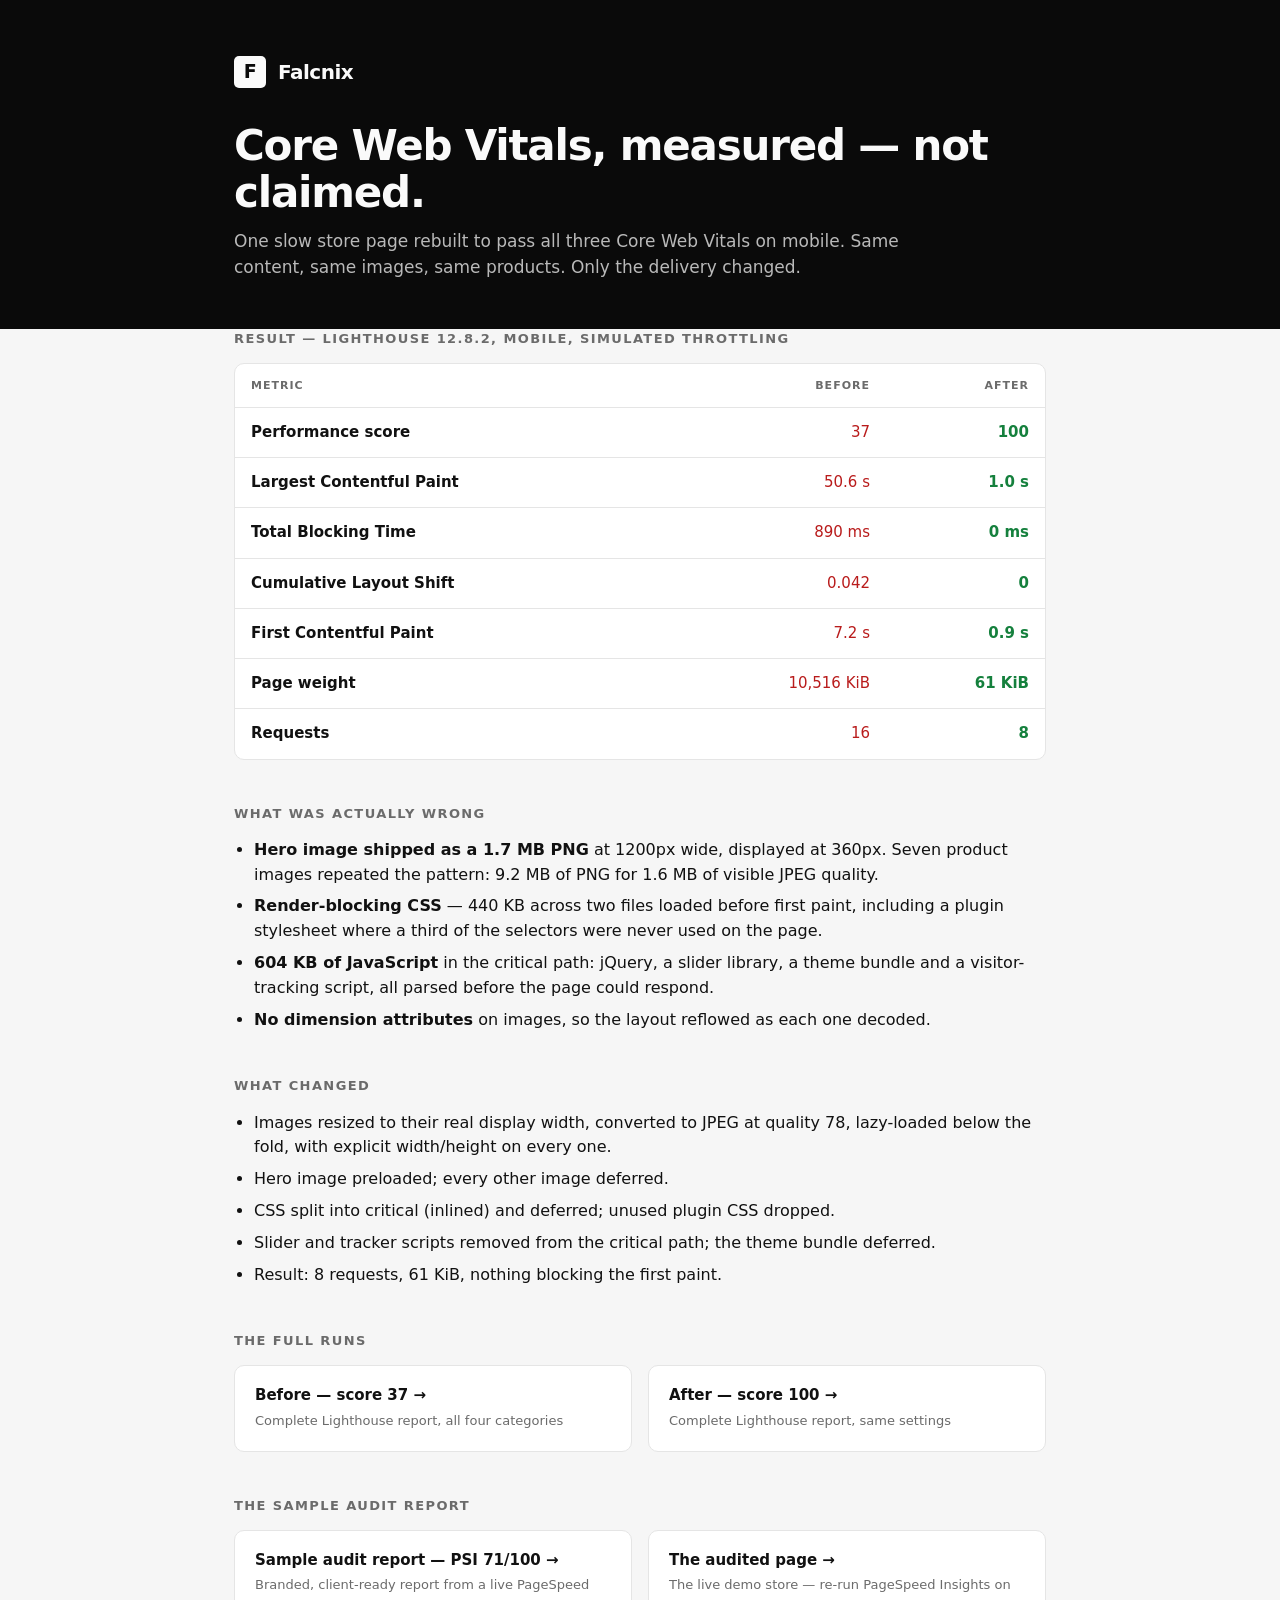
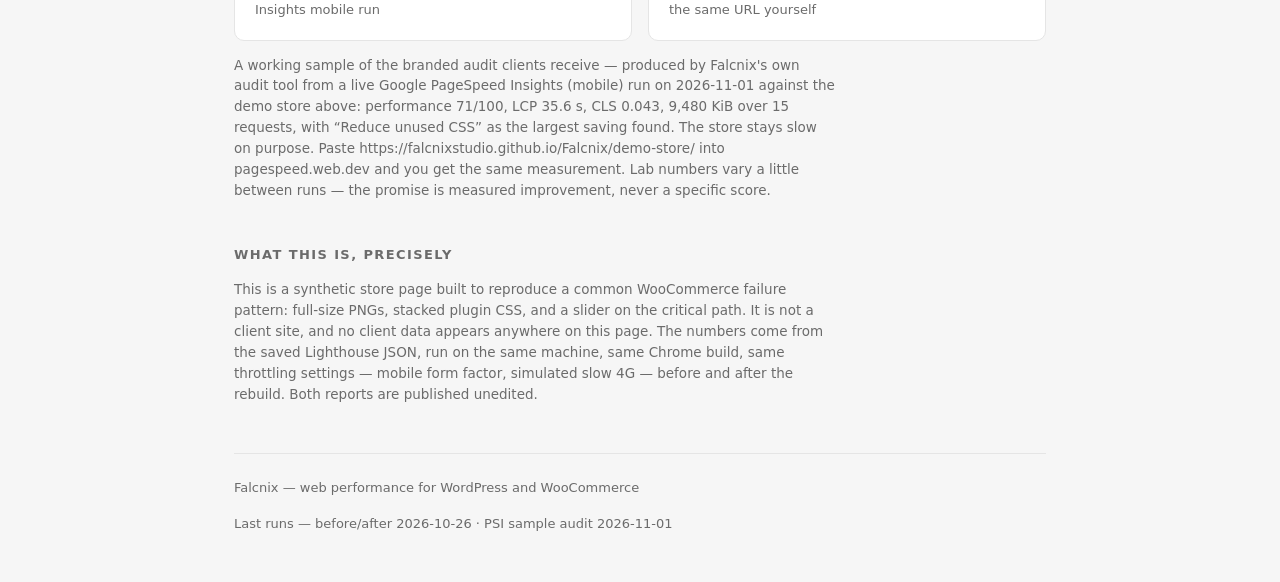
<file: index.html>
<!doctype html>
<html lang="en">
<head>
<meta charset="utf-8">
<meta name="viewport" content="width=device-width, initial-scale=1">
<title>Falcnix — Core Web Vitals, measured</title>
<meta name="description" content="Before and after Lighthouse runs on a synthetic WooCommerce-pattern store page: performance 37 to 100, LCP 50.6s to 1.0s.">
<link rel="icon" href="favicon.png" type="image/png">
<meta property="og:type" content="website">
<meta property="og:title" content="Falcnix — Core Web Vitals, measured">
<meta property="og:description" content="Performance 37 → 100. LCP 50.6 s → 1.0 s. Both Lighthouse runs published unedited.">
<meta property="og:image" content="https://falcnixstudio.github.io/Falcnix/favicon.png">
<meta name="twitter:card" content="summary">
<style>
  :root{
    --ink:#0A0A0A; --panel:#141414; --paper:#F6F6F6; --card:#FFFFFF;
    --border:#E5E5E5; --text:#111111; --muted:#6B6B6B;
    --good:#15803D; --bad:#B91C1C;
  }
  *{box-sizing:border-box}
  body{
    margin:0; background:var(--paper); color:var(--text);
    font-family:Inter,"Segoe UI",system-ui,-apple-system,Roboto,Arial,sans-serif;
    line-height:1.55; -webkit-font-smoothing:antialiased;
  }
  .wrap{max-width:860px; margin:0 auto; padding:0 24px}
  header{background:var(--ink); color:#FAFAFA; padding:56px 0 48px}
  .brand{display:flex; align-items:center; gap:12px; font-weight:800; letter-spacing:-0.5px; font-size:20px}
  .tile{width:32px; height:32px; background:#FAFAFA; color:#0A0A0A; display:grid; place-items:center;
        font-weight:800; font-size:19px; border-radius:5px}
  h1{font-size:clamp(28px,4.6vw,42px); line-height:1.12; letter-spacing:-1.2px; margin:34px 0 12px; font-weight:800}
  .lede{color:#B9B9B9; font-size:17px; max-width:62ch; margin:0}
  main{padding:48px 0 24px}
  h2{font-size:13px; text-transform:uppercase; letter-spacing:1.4px; color:var(--muted);
     font-weight:700; margin:44px 0 14px}
  h2:first-child{margin-top:0}
  .card{background:var(--card); border:1px solid var(--border); border-radius:10px; overflow:hidden}
  table{width:100%; border-collapse:collapse; font-size:15px}
  th,td{padding:13px 16px; text-align:right; border-bottom:1px solid var(--border)}
  th:first-child,td:first-child{text-align:left; font-weight:600}
  thead th{font-size:11px; text-transform:uppercase; letter-spacing:1px; color:var(--muted); font-weight:700}
  tbody tr:last-child td{border-bottom:none}
  .before{color:var(--bad); font-variant-numeric:tabular-nums}
  .after{color:var(--good); font-variant-numeric:tabular-nums; font-weight:700}
  .split{display:grid; grid-template-columns:1fr 1fr; gap:16px}
  .stat{background:var(--card); border:1px solid var(--border); border-radius:10px; padding:20px}
  .stat .k{font-size:11px; text-transform:uppercase; letter-spacing:1px; color:var(--muted); font-weight:700}
  .stat .v{font-size:30px; font-weight:800; letter-spacing:-1px; margin-top:6px; font-variant-numeric:tabular-nums}
  .stat .d{font-size:13px; color:var(--muted); margin-top:2px}
  ul{padding-left:20px; margin:0}
  li{margin:7px 0}
  a{color:var(--ink); text-underline-offset:3px}
  .links{display:grid; grid-template-columns:1fr 1fr; gap:16px}
  .link{display:block; background:var(--card); border:1px solid var(--border); border-radius:10px;
        padding:18px 20px; text-decoration:none; color:inherit}
  .link:hover{border-color:#BDBDBD}
  .link strong{display:block; font-size:15px}
  .link span{font-size:13px; color:var(--muted)}
  .note{font-size:13.5px; color:var(--muted); max-width:70ch}
  footer{border-top:1px solid var(--border); margin-top:48px; padding:24px 0 48px;
         font-size:13px; color:var(--muted); display:flex; justify-content:space-between; gap:16px; flex-wrap:wrap}
  @media (max-width:640px){
    .split,.links{grid-template-columns:1fr}
    th,td{padding:11px 12px; font-size:14px}
  }
</style>
</head>
<body>

<header>
  <div class="wrap">
    <div class="brand"><span class="tile">F</span> Falcnix</div>
    <h1>Core Web Vitals, measured — not claimed.</h1>
    <p class="lede">One slow store page rebuilt to pass all three Core Web Vitals on mobile. Same content, same images, same products. Only the delivery changed.</p>
  </div>
</header>

<main class="wrap">

  <h2>Result — Lighthouse 12.8.2, mobile, simulated throttling</h2>
  <div class="card">
    <table>
      <thead>
        <tr><th>Metric</th><th>Before</th><th>After</th></tr>
      </thead>
      <tbody>
        <tr><td>Performance score</td><td class="before">37</td><td class="after">100</td></tr>
        <tr><td>Largest Contentful Paint</td><td class="before">50.6 s</td><td class="after">1.0 s</td></tr>
        <tr><td>Total Blocking Time</td><td class="before">890 ms</td><td class="after">0 ms</td></tr>
        <tr><td>Cumulative Layout Shift</td><td class="before">0.042</td><td class="after">0</td></tr>
        <tr><td>First Contentful Paint</td><td class="before">7.2 s</td><td class="after">0.9 s</td></tr>
        <tr><td>Page weight</td><td class="before">10,516 KiB</td><td class="after">61 KiB</td></tr>
        <tr><td>Requests</td><td class="before">16</td><td class="after">8</td></tr>
      </tbody>
    </table>
  </div>

  <h2>What was actually wrong</h2>
  <ul>
    <li><strong>Hero image shipped as a 1.7 MB PNG</strong> at 1200px wide, displayed at 360px. Seven product images repeated the pattern: 9.2 MB of PNG for 1.6 MB of visible JPEG quality.</li>
    <li><strong>Render-blocking CSS</strong> — 440 KB across two files loaded before first paint, including a plugin stylesheet where a third of the selectors were never used on the page.</li>
    <li><strong>604 KB of JavaScript</strong> in the critical path: jQuery, a slider library, a theme bundle and a visitor-tracking script, all parsed before the page could respond.</li>
    <li><strong>No dimension attributes</strong> on images, so the layout reflowed as each one decoded.</li>
  </ul>

  <h2>What changed</h2>
  <ul>
    <li>Images resized to their real display width, converted to JPEG at quality 78, lazy-loaded below the fold, with explicit width/height on every one.</li>
    <li>Hero image preloaded; every other image deferred.</li>
    <li>CSS split into critical (inlined) and deferred; unused plugin CSS dropped.</li>
    <li>Slider and tracker scripts removed from the critical path; the theme bundle deferred.</li>
    <li>Result: 8 requests, 61 KiB, nothing blocking the first paint.</li>
  </ul>

  <h2>The full runs</h2>
  <div class="links">
    <a class="link" href="reports/before-mobile.html">
      <strong>Before — score 37 →</strong>
      <span>Complete Lighthouse report, all four categories</span>
    </a>
    <a class="link" href="reports/after-mobile.html">
      <strong>After — score 100 →</strong>
      <span>Complete Lighthouse report, same settings</span>
    </a>
  </div>

  <h2>The sample audit report</h2>
  <div class="links">
    <a class="link" href="reports/sample-audit-mobile.html">
      <strong>Sample audit report — PSI 71/100 →</strong>
      <span>Branded, client-ready report from a live PageSpeed Insights mobile run</span>
    </a>
    <a class="link" href="demo-store/">
      <strong>The audited page →</strong>
      <span>The live demo store — re-run PageSpeed Insights on the same URL yourself</span>
    </a>
  </div>
  <p class="note" style="margin-top:14px">
    A working sample of the branded audit clients receive — produced by Falcnix's own audit tool
    from a live Google PageSpeed Insights (mobile) run on 2026-11-01 against the demo store above:
    performance 71/100, LCP 35.6 s, CLS 0.043, 9,480 KiB over 15 requests, with &ldquo;Reduce unused
    CSS&rdquo; as the largest saving found. The store stays slow on purpose. Paste
    https://falcnixstudio.github.io/Falcnix/demo-store/ into pagespeed.web.dev and you get the same
    measurement. Lab numbers vary a little between runs — the promise is measured improvement, never
    a specific score.
  </p>

  <h2>What this is, precisely</h2>
  <p class="note">
    This is a synthetic store page built to reproduce a common WooCommerce failure pattern: full-size PNGs,
    stacked plugin CSS, and a slider on the critical path. It is not a client site, and no client data appears
    anywhere on this page. The numbers come from the saved Lighthouse JSON, run on the same machine, same
    Chrome build, same throttling settings — mobile form factor, simulated slow 4G — before and after the
    rebuild. Both reports are published unedited.
  </p>

  <footer>
    <span>Falcnix — web performance for WordPress and WooCommerce</span>
    <span>Last runs — before/after 2026-10-26 · PSI sample audit 2026-11-01</span>
  </footer>
</main>

</body>
</html>
</file>
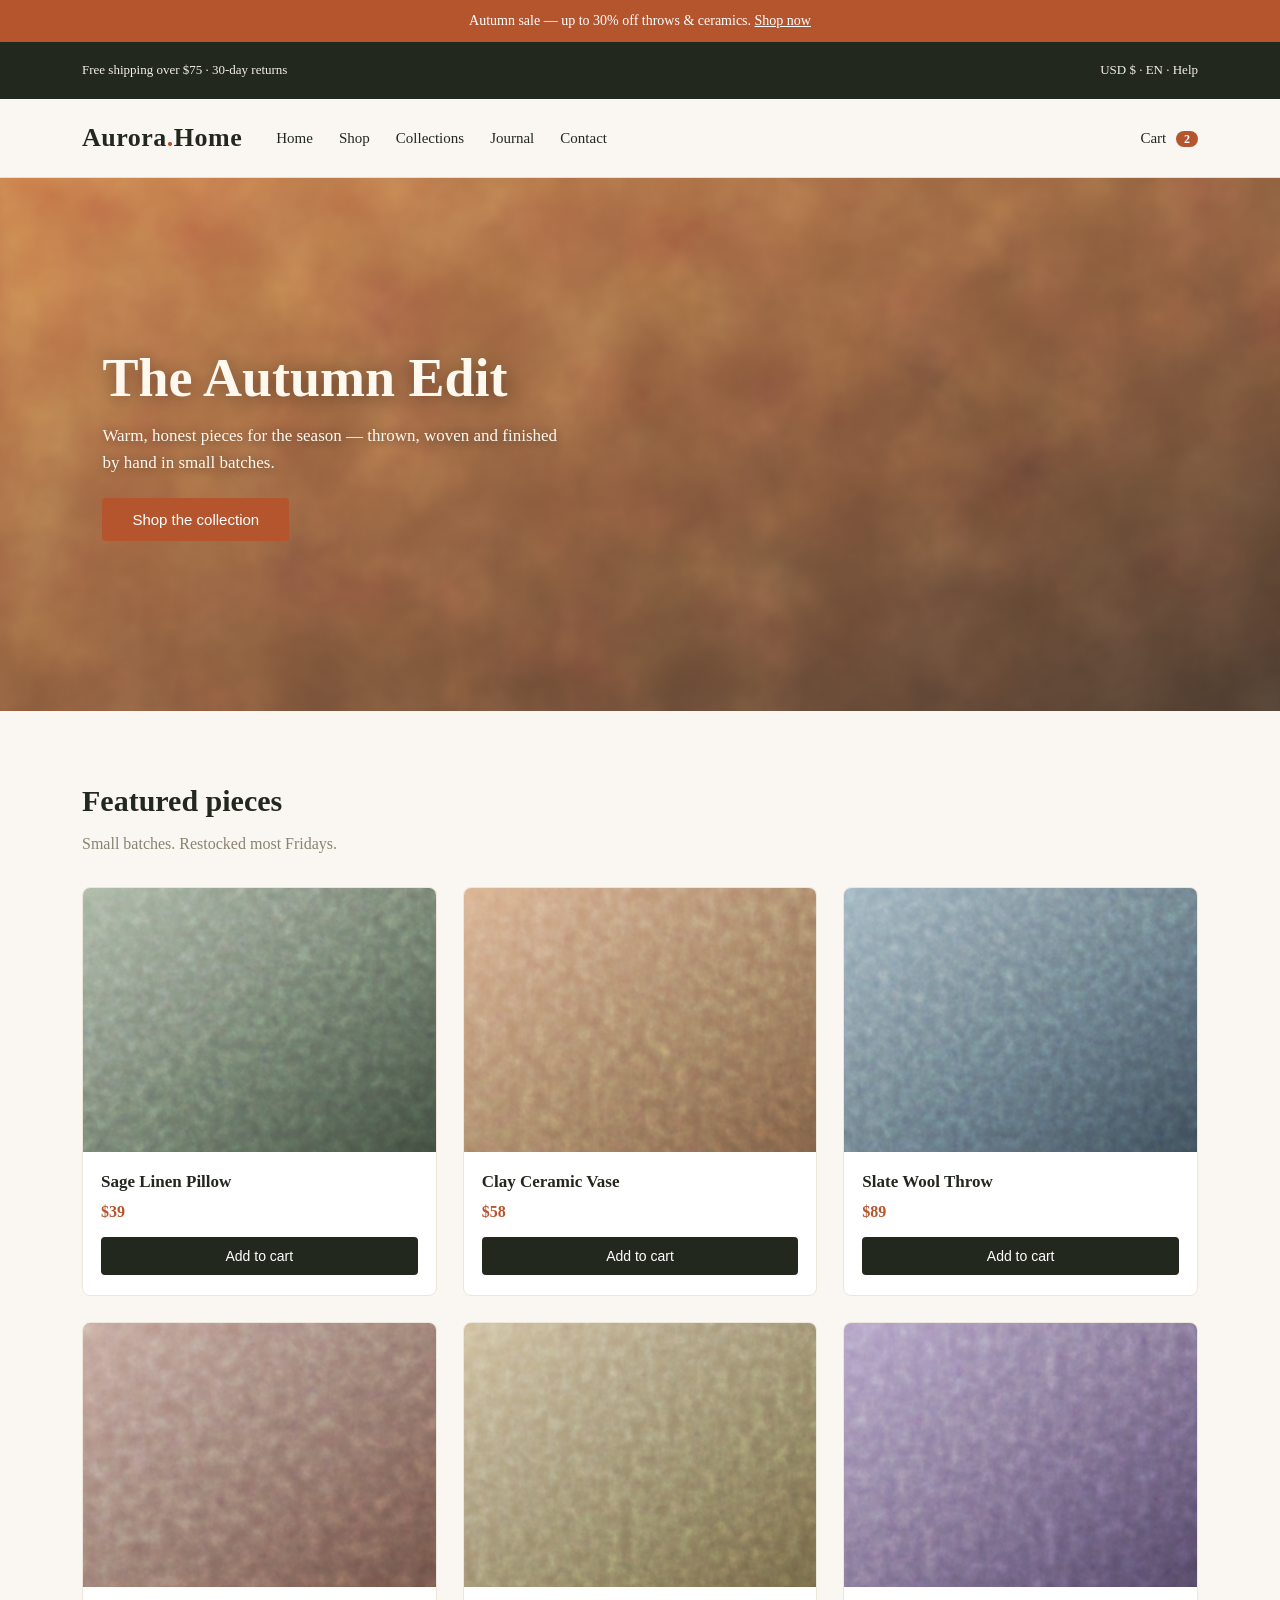
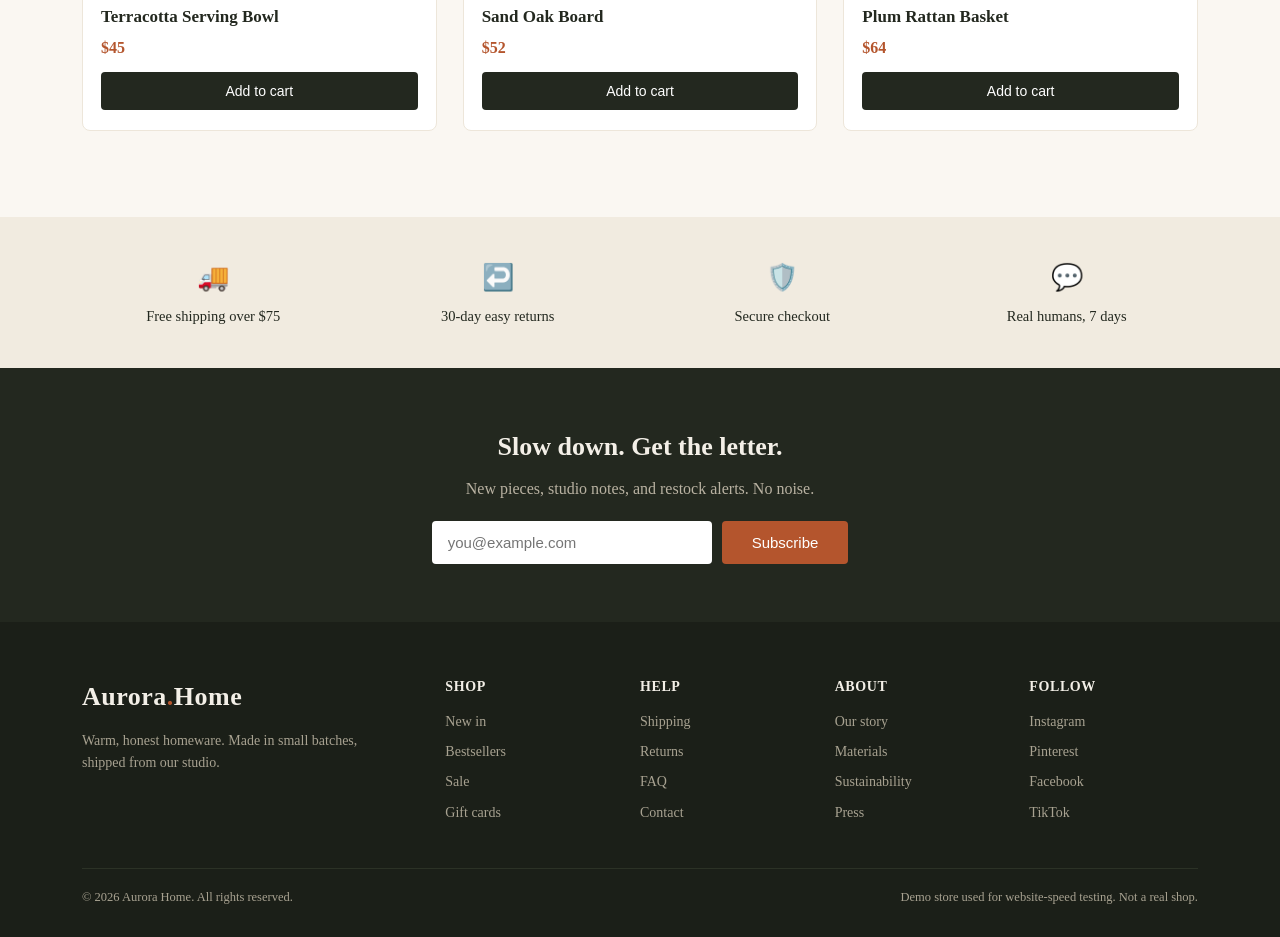
<file: demo-store/index.html>
<!doctype html>
<html lang="en">
<head>
<meta charset="utf-8"/>
<meta name="viewport" content="width=device-width, initial-scale=1"/>
<title>Aurora Home — Warm pieces for every room</title>
<meta name="description" content="Aurora Home — warm, honest homeware. Throws, ceramics, linens. Free shipping over $75."/>

<!-- Aurora Home v4.2.1 — "the way we've always shipped it" -->
<link rel="stylesheet" href="css/theme.css"/>
<link rel="stylesheet" href="css/plugins.css"/>
<link rel="stylesheet" href="css/icons.css"/>

<!-- All of it, render-blocking, in the head. Just like 2016. -->
<script src="js/jquery.js"></script>
<script src="js/slider.js"></script>
<script src="js/theme.js"></script>
<script src="js/tracker.js"></script>
<script>
// "Personalization bootstrap" — runs before anything paints. Yes, really.
(function () {
  var t0 = Date.now(), sink = 0;
  for (var i = 0; i < 80000000; i++) { sink += (i % 7) + (i >> 3); }
  window.__aurora_warmup_ms = Date.now() - t0;
  window.__aurora_sink = sink;
})();
</script>

<style>
  /* small base layer that accidentally got left inline */
  * { box-sizing: border-box; margin: 0; padding: 0; }
  body { font-family: Georgia, 'Times New Roman', serif; background: #FAF7F2; color: #23281F; line-height: 1.6; }
  .wrap { max-width: 1160px; margin: 0 auto; padding: 0 22px; }
  a { color: inherit; text-decoration: none; }
  .topbar { background: #23281F; color: #F3EFE7; font-size: 13px; }
  .topbar .wrap { display: flex; justify-content: space-between; padding-top: 8px; padding-bottom: 8px; }
  header.site { background: #FAF7F2; border-bottom: 1px solid #E7DFD2; position: sticky; top: 0; z-index: 50; }
  header.site .wrap { display: flex; align-items: center; gap: 34px; padding-top: 18px; padding-bottom: 18px; }
  .logo { font-size: 26px; font-weight: 700; letter-spacing: .5px; }
  .logo span { color: #B4552D; }
  nav.main { display: flex; gap: 26px; font-size: 15px; }
  .cart { margin-left: auto; font-size: 15px; }
  .cart b { background: #B4552D; color: #fff; border-radius: 999px; padding: 1px 8px; font-size: 12px; margin-left: 6px; }
  .hero { position: relative; overflow: hidden; }
  .hero img { width: 100%; display: block; }
  .hero .overlay { position: absolute; inset: 0; display: flex; flex-direction: column; justify-content: center; padding: 0 min(8vw, 120px); color: #FFF8EF; }
  .hero h1 { font-size: clamp(30px, 4.6vw, 54px); line-height: 1.12; max-width: 620px; text-shadow: 0 2px 18px rgba(20,12,6,.45); }
  .hero p { max-width: 460px; margin-top: 14px; font-size: 17px; text-shadow: 0 1px 10px rgba(20,12,6,.4); }
  .btn { display: inline-block; background: #B4552D; color: #fff; padding: 13px 30px; border-radius: 4px; font-size: 15px; margin-top: 22px; border: none; cursor: pointer; }
  section.products { padding: 66px 0 26px; }
  section.products h2 { font-size: 30px; margin-bottom: 6px; }
  section.products .sub { color: #8A8272; margin-bottom: 30px; }
  .grid { display: grid; grid-template-columns: repeat(3, 1fr); gap: 26px; }
  @media (max-width: 860px) { .grid { grid-template-columns: 1fr 1fr; } .hero p { display: none; } }
  @media (max-width: 560px) { .grid { grid-template-columns: 1fr; } nav.main { display: none; } }
  .card { background: #fff; border: 1px solid #EDE6DA; border-radius: 8px; overflow: hidden; }
  .card img { width: 100%; display: block; }
  .card .body { padding: 16px 18px 20px; }
  .card h3 { font-size: 17px; }
  .card .price { color: #B4552D; font-weight: 700; margin-top: 4px; }
  .card .add { margin-top: 12px; width: 100%; background: #23281F; color: #fff; border: none; padding: 11px 0; border-radius: 4px; cursor: pointer; font-size: 14px; }
  .props { background: #F1EBE0; margin-top: 60px; padding: 40px 0; }
  .props .wrap { display: grid; grid-template-columns: repeat(4, 1fr); gap: 22px; text-align: center; font-size: 14.5px; }
  @media (max-width: 760px) { .props .wrap { grid-template-columns: 1fr 1fr; } }
  .props .big { font-size: 26px; display: block; margin-bottom: 6px; }
  .newsletter { background: #23281F; color: #F3EFE7; padding: 58px 0; text-align: center; }
  .newsletter h2 { font-size: 26px; }
  .newsletter p { color: #B9B2A2; margin-top: 8px; }
  .newsletter form { margin-top: 20px; display: flex; gap: 10px; justify-content: center; flex-wrap: wrap; }
  .newsletter input { padding: 13px 16px; border-radius: 4px; border: none; min-width: 280px; font-size: 15px; }
  footer.site { background: #1B1F18; color: #A8A291; padding: 54px 0 30px; font-size: 14px; }
  footer.site .cols { display: grid; grid-template-columns: 2fr 1fr 1fr 1fr 1fr; gap: 26px; }
  @media (max-width: 860px) { footer.site .cols { grid-template-columns: 1fr 1fr; } }
  footer.site h4 { color: #F3EFE7; margin-bottom: 12px; font-size: 14px; letter-spacing: .6px; }
  footer.site li { list-style: none; margin-bottom: 8px; }
  footer.site .fine { border-top: 1px solid #2C3226; margin-top: 36px; padding-top: 18px; display: flex; justify-content: space-between; gap: 14px; flex-wrap: wrap; font-size: 12.5px; }
  .promo-bar { background: #B4552D; color: #fff; text-align: center; font-size: 14px; padding: 10px 14px; }
  .promo-bar a { text-decoration: underline; }
</style>
</head>
<body>

<header class="site">
  <div class="topbar">
    <div class="wrap"><span>Free shipping over $75 · 30-day returns</span><span>USD $ · EN · Help</span></div>
  </div>
  <div class="wrap">
    <div class="logo">Aurora<span>.</span>Home</div>
    <nav class="main">
      <a href="#">Home</a><a href="#products">Shop</a><a href="#products">Collections</a><a href="#">Journal</a><a href="#footer">Contact</a>
    </nav>
    <div class="cart">Cart <b id="cart-count">2</b></div>
  </div>
</header>

<section class="hero">
  <img src="images/hero.png" alt="Autumn collection styled on a wooden table"/>
  <div class="overlay">
    <h1>The Autumn Edit</h1>
    <p>Warm, honest pieces for the season — thrown, woven and finished by hand in small batches.</p>
    <div><button class="btn" id="hero-cta">Shop the collection</button></div>
  </div>
</section>

<section class="products" id="products">
  <div class="wrap">
    <h2>Featured pieces</h2>
    <div class="sub">Small batches. Restocked most Fridays.</div>
    <div class="grid" id="product-grid">
      <div class="card">
        <img src="images/p1.png" alt="Sage linen pillow"/>
        <div class="body"><h3>Sage Linen Pillow</h3><div class="price">$39</div><button class="add">Add to cart</button></div>
      </div>
      <div class="card">
        <img src="images/p2.png" alt="Clay ceramic vase"/>
        <div class="body"><h3>Clay Ceramic Vase</h3><div class="price">$58</div><button class="add">Add to cart</button></div>
      </div>
      <div class="card">
        <img src="images/p3.png" alt="Slate wool throw"/>
        <div class="body"><h3>Slate Wool Throw</h3><div class="price">$89</div><button class="add">Add to cart</button></div>
      </div>
      <div class="card">
        <img src="images/p4.png" alt="Terracotta serving bowl"/>
        <div class="body"><h3>Terracotta Serving Bowl</h3><div class="price">$45</div><button class="add">Add to cart</button></div>
      </div>
      <div class="card">
        <img src="images/p5.png" alt="Sand oak serving board"/>
        <div class="body"><h3>Sand Oak Board</h3><div class="price">$52</div><button class="add">Add to cart</button></div>
      </div>
      <div class="card">
        <img src="images/p6.png" alt="Plum rattan basket"/>
        <div class="body"><h3>Plum Rattan Basket</h3><div class="price">$64</div><button class="add">Add to cart</button></div>
      </div>
    </div>
  </div>
</section>

<section class="props">
  <div class="wrap">
    <div><span class="big">🚚</span>Free shipping over $75</div>
    <div><span class="big">↩️</span>30-day easy returns</div>
    <div><span class="big">🛡️</span>Secure checkout</div>
    <div><span class="big">💬</span>Real humans, 7 days</div>
  </div>
</section>

<section class="newsletter">
  <div class="wrap">
    <h2>Slow down. Get the letter.</h2>
    <p>New pieces, studio notes, and restock alerts. No noise.</p>
    <form onsubmit="return false;">
      <input type="email" placeholder="you@example.com" aria-label="Email address"/>
      <button class="btn" style="margin-top:0">Subscribe</button>
    </form>
  </div>
</section>

<footer class="site" id="footer">
  <div class="wrap">
    <div class="cols">
      <div>
        <div class="logo" style="color:#F3EFE7">Aurora<span>.</span>Home</div>
        <p style="margin-top:12px; max-width:280px">Warm, honest homeware. Made in small batches, shipped from our studio.</p>
      </div>
      <div><h4>SHOP</h4><ul><li><a href="#">New in</a></li><li><a href="#">Bestsellers</a></li><li><a href="#">Sale</a></li><li><a href="#">Gift cards</a></li></ul></div>
      <div><h4>HELP</h4><ul><li><a href="#">Shipping</a></li><li><a href="#">Returns</a></li><li><a href="#">FAQ</a></li><li><a href="#">Contact</a></li></ul></div>
      <div><h4>ABOUT</h4><ul><li><a href="#">Our story</a></li><li><a href="#">Materials</a></li><li><a href="#">Sustainability</a></li><li><a href="#">Press</a></li></ul></div>
      <div><h4>FOLLOW</h4><ul><li><a href="#">Instagram</a></li><li><a href="#">Pinterest</a></li><li><a href="#">Facebook</a></li><li><a href="#">TikTok</a></li></ul></div>
    </div>
    <div class="fine">
      <span>© 2026 Aurora Home. All rights reserved.</span>
      <span>Demo store used for website-speed testing. Not a real shop.</span>
    </div>
  </div>
</footer>

<script>
// Aurora Theme frontend "features" — written the way bloated themes write them.
(function () {
  // 1) Promo bar injected after 0.9s -> shoves everything down (hello, CLS)
  setTimeout(function () {
    var bar = document.createElement('div');
    bar.className = 'promo-bar';
    bar.innerHTML = 'Autumn sale — up to 30% off throws &amp; ceramics. <a href="#products">Shop now</a>';
    document.body.insertBefore(bar, document.body.firstChild);
  }, 900);

  // 2) Hero "slider" rotation
  var slides = [
    ['The Autumn Edit', 'Warm, honest pieces for the season — thrown, woven and finished by hand in small batches.'],
    ['New: Clay &amp; Slate', 'Ceramics and wool, restocked every Friday.'],
    ['Made in small batches', 'No mass production. Ever.']
  ];
  var idx = 0;
  var h1 = document.querySelector('.hero h1');
  var pp = document.querySelector('.hero p');
  if (h1) setInterval(function () {
    idx = (idx + 1) % slides.length;
    h1.textContent = slides[idx][0];
    pp.textContent = slides[idx][1];
  }, 5000);

  // 3) Parallax on scroll (recalculated on every scroll event, of course)
  var heroImg = document.querySelector('.hero img');
  window.addEventListener('scroll', function () {
    if (heroImg) heroImg.style.transform = 'translateY(' + (window.scrollY * 0.08) + 'px)';
  });

  // 4) Second long task — deferred "analytics enrichment"
  setTimeout(function () {
    var s = '', j = 0;
    for (var i = 0; i < 40000000; i++) { j += i % 13; }
    window.__aurora_enrich = j;
  }, 1600);

  // 5) Cart bump on add
  var count = 2, el = document.getElementById('cart-count');
  document.querySelectorAll('.add').forEach(function (b) {
    b.addEventListener('click', function () { el.textContent = ++count; });
  });
})();
</script>

</body>
</html>
</file>
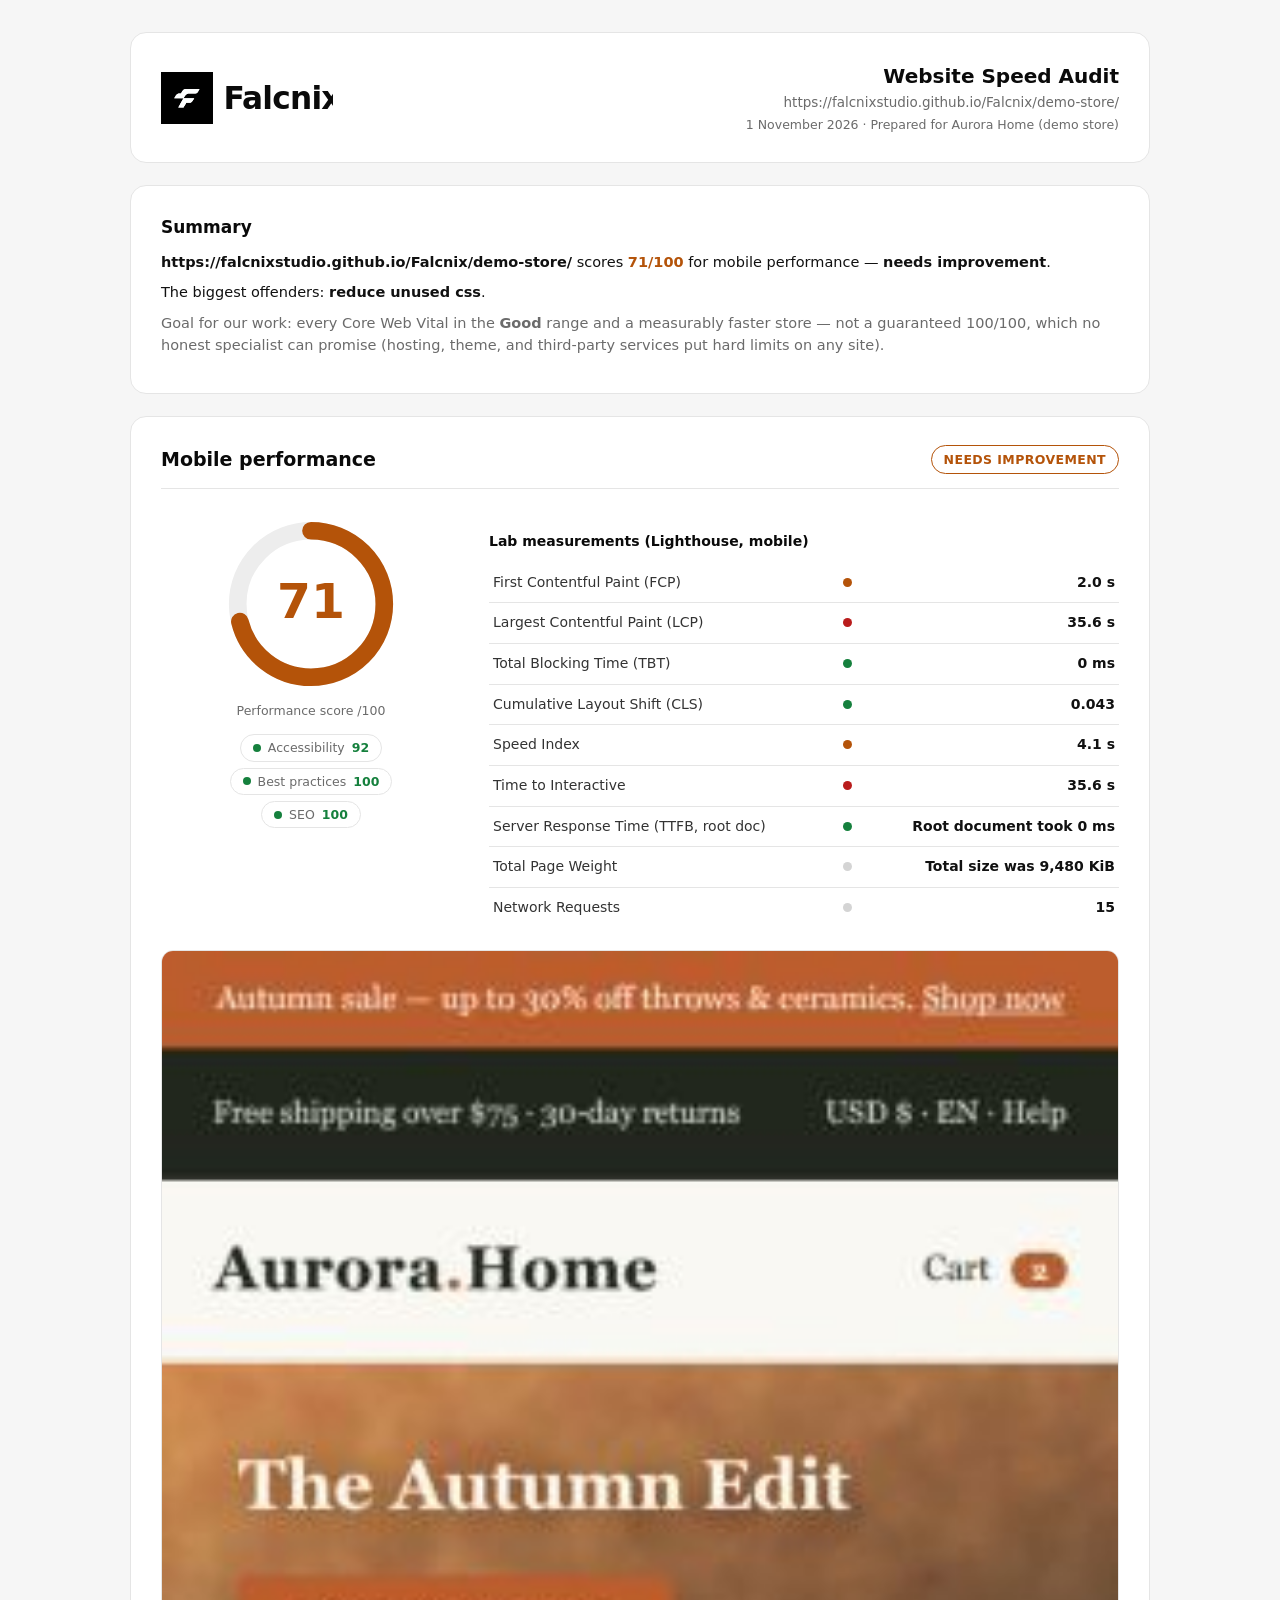
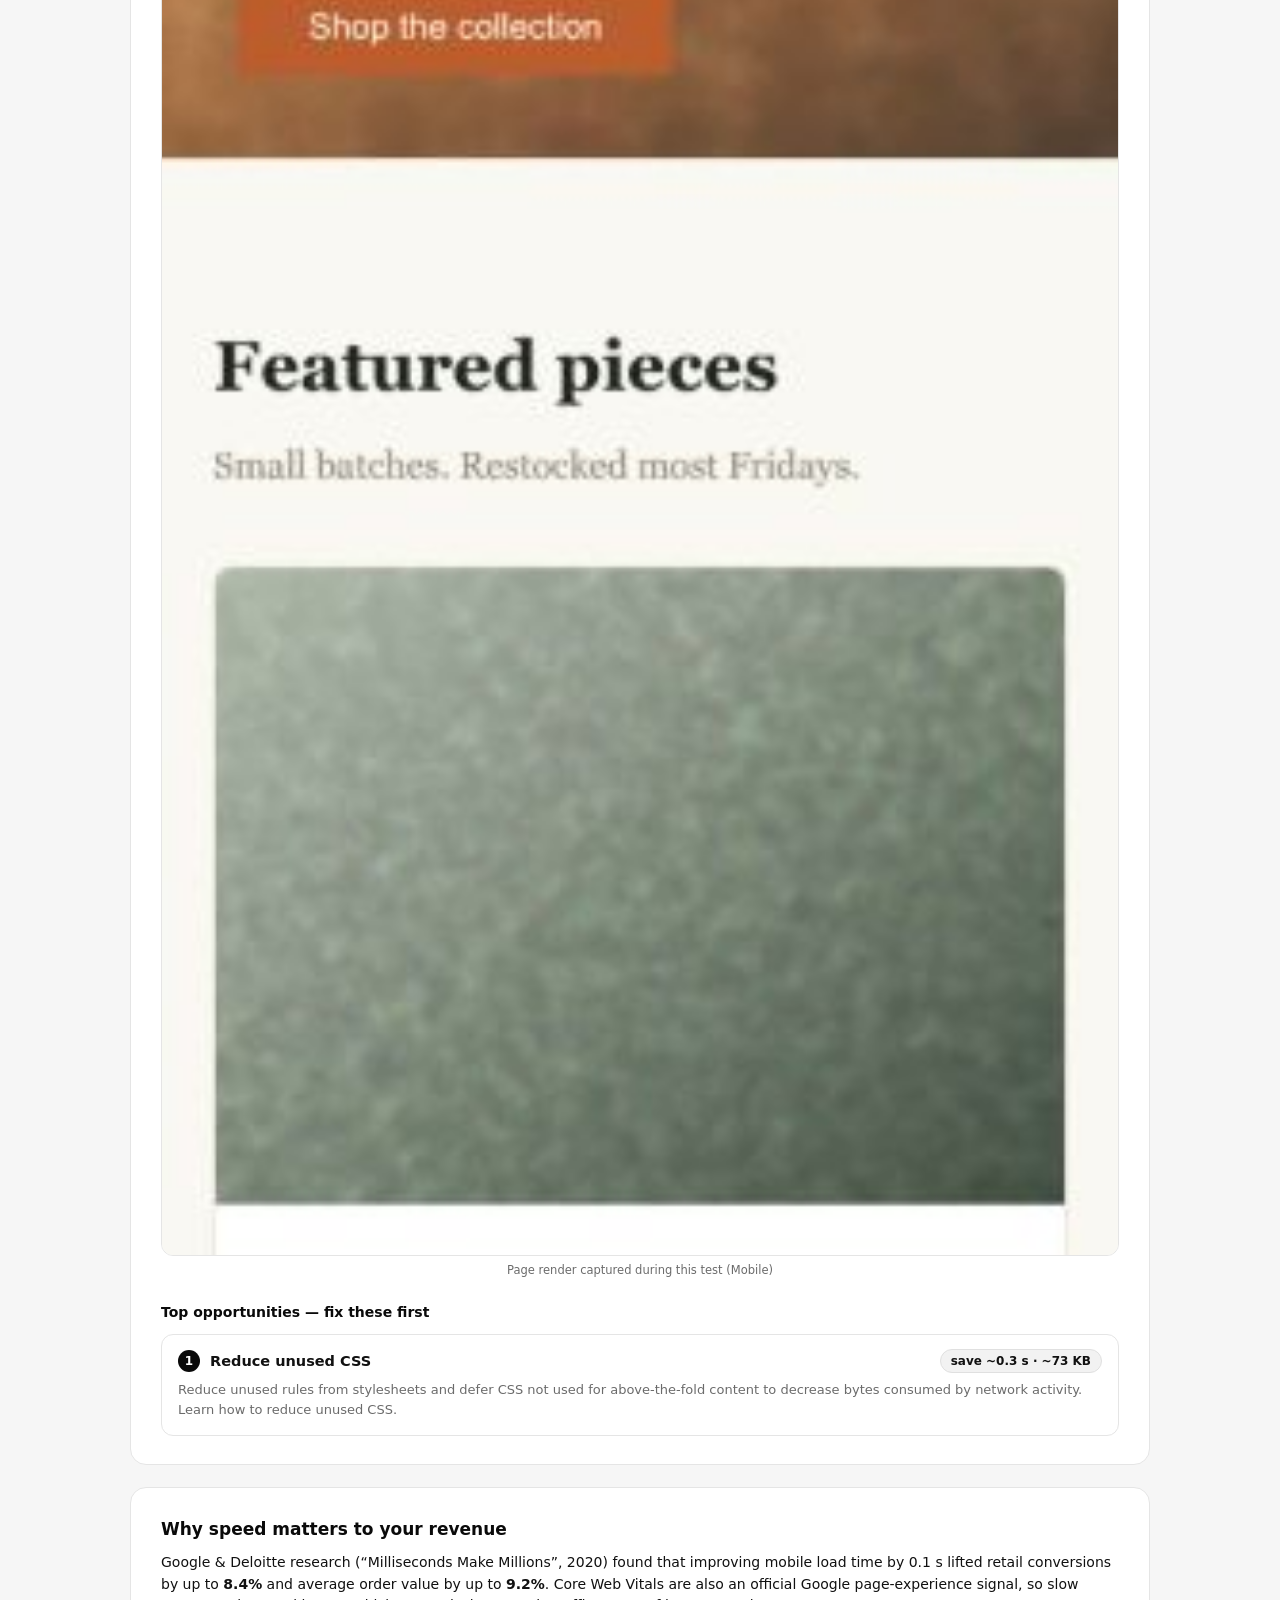
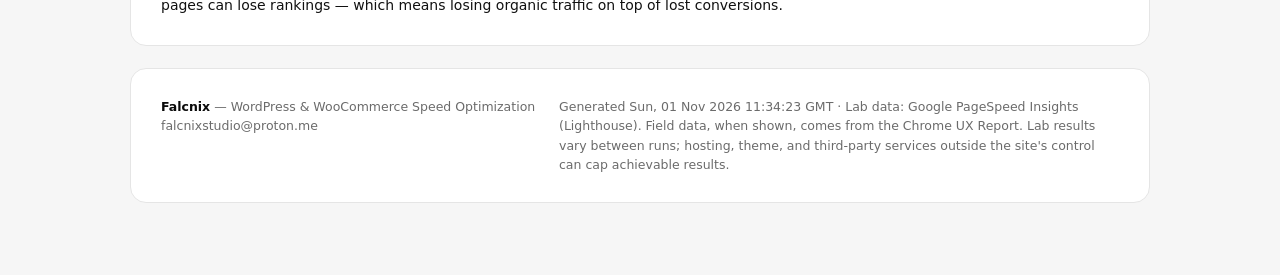
<file: reports/sample-audit-mobile.html>
<!doctype html>
<html lang="en">
<head>
<meta charset="utf-8"/>
<meta name="viewport" content="width=device-width, initial-scale=1"/>
<title>Website Speed Audit — https://falcnixstudio.github.io/Falcnix/demo-store/ — Falcnix</title>
<style>
  :root{
    --navy:#0A0A0A; --panel:#141414; --ink:#FAFAFA; --muted:#8A8A8A;
    --green:#15803D; --amber:#B45309; --red:#B91C1C;
    --paper:#F6F6F6; --card:#fff; --border:#E5E5E5;
    --text:#111111; --text-muted:#6B6B6B;
  }
  *{box-sizing:border-box;margin:0;padding:0}
  body{font-family:Inter,'Segoe UI',system-ui,-apple-system,Roboto,Arial,sans-serif;background:var(--paper);color:var(--text);line-height:1.55;padding:32px 18px 72px;-webkit-print-color-adjust:exact;print-color-adjust:exact}
  .wrap{max-width:1020px;margin:0 auto;display:flex;flex-direction:column;gap:22px}
  .card{background:var(--card);border:1px solid var(--border);border-radius:16px;padding:28px 30px}
  header.card{display:flex;justify-content:space-between;align-items:center;gap:20px;flex-wrap:wrap}
  .logo{height:52px;width:auto;display:block}
  .head-right{text-align:right}
  .head-right h1{font-size:20px;font-weight:800;color:var(--navy)}
  .head-right .url{color:var(--text-muted);font-size:13.5px;word-break:break-all}
  .head-right .date{color:var(--text-muted);font-size:12.5px;margin-top:2px}
  h2{font-size:19px;font-weight:800;color:var(--navy)}
  h3{font-size:17px;font-weight:800;color:var(--navy);margin-bottom:10px}
  h4.sub{font-size:14px;font-weight:700;color:var(--navy);margin:22px 0 10px}
  .summary p{margin-bottom:8px;font-size:14.5px}
  .muted{color:var(--text-muted);font-size:13px}
  .device-head{display:flex;justify-content:space-between;align-items:center;gap:14px;flex-wrap:wrap;border-bottom:1px solid var(--border);padding-bottom:14px}
  .verdict{font-size:12.5px;font-weight:700;border:1.5px solid;border-radius:999px;padding:4px 12px;text-transform:uppercase;letter-spacing:.4px}
  .device-grid{display:grid;grid-template-columns:300px 1fr;gap:28px;margin-top:20px}
  @media (max-width:760px){.device-grid{grid-template-columns:1fr}}
  .gauge-block{text-align:center}
  .gauge{width:190px;height:190px;margin:0 auto;display:block}
  .gauge-cap{font-size:12.5px;color:var(--text-muted);margin-top:2px}
  .chips{display:flex;flex-direction:column;gap:6px;margin-top:14px;align-items:center}
  .chip{display:inline-flex;align-items:center;gap:7px;font-size:12.5px;color:var(--text-muted);border:1px solid var(--border);border-radius:999px;padding:3px 12px}
  .chip-dot{width:8px;height:8px;border-radius:50%;display:inline-block}
  .metrics{width:100%;border-collapse:collapse}
  .metrics tr{border-bottom:1px solid var(--border)}
  .metrics tr:last-child{border-bottom:none}
  .metrics td{padding:9px 4px;font-size:14px}
  .m-label{color:#333333}
  .m-dot{width:16px;text-align:center}
  .m-dot span{display:inline-block;width:9px;height:9px;border-radius:50%}
  .m-value{text-align:right;font-weight:700;font-variant-numeric:tabular-nums;white-space:nowrap}
  .field{margin-top:22px;background:#FAFAFA;border:1px solid var(--border);border-radius:12px;padding:16px 18px}
  .field-head{font-size:12px;font-weight:700;text-transform:uppercase;letter-spacing:.6px;color:var(--text-muted);margin-bottom:12px}
  .field-grid{display:grid;grid-template-columns:repeat(auto-fit,minmax(110px,1fr));gap:12px}
  .field-item{text-align:center}
  .field-label{font-size:12px;font-weight:700;color:var(--navy)}
  .field-value{font-size:17px;font-weight:800;font-variant-numeric:tabular-nums}
  .field-badge{display:inline-block;margin-top:4px;font-size:10.5px;font-weight:700;border:1.2px solid;border-radius:999px;padding:1.5px 9px;text-transform:uppercase;letter-spacing:.3px}
  .field-note{font-size:11.5px;color:var(--text-muted);margin-top:10px}
  .shot{margin-top:22px}
  .shot img{width:100%;border:1px solid var(--border);border-radius:12px;display:block}
  .shot-cap{font-size:11.5px;color:var(--text-muted);margin-top:6px;text-align:center}
  .opps{display:flex;flex-direction:column;gap:12px}
  .opp{border:1px solid var(--border);border-radius:12px;padding:14px 16px}
  .opp-head{display:flex;align-items:center;gap:10px;flex-wrap:wrap}
  .opp-num{flex:0 0 auto;width:22px;height:22px;border-radius:50%;background:var(--navy);color:#fff;font-size:12px;font-weight:700;display:inline-flex;align-items:center;justify-content:center}
  .opp-title{font-weight:700;font-size:14.5px}
  .opp-save{margin-left:auto;font-size:12px;font-weight:700;color:#111111;background:#F2F2F2;border:1px solid #E0E0E0;border-radius:999px;padding:2px 10px;white-space:nowrap}
  .opp-desc{font-size:13px;color:var(--text-muted);margin-top:7px}
  .diags{display:flex;flex-direction:column;gap:10px}
  .diag{border:1px dashed var(--border);border-radius:10px;padding:11px 14px}
  .diag-head{display:flex;justify-content:space-between;gap:10px;font-size:13.5px;font-weight:700}
  .diag-val{color:var(--text-muted);font-weight:600;white-space:nowrap}
  .none{font-size:13.5px;color:var(--text-muted)}
  footer.card{display:flex;justify-content:space-between;gap:18px;flex-wrap:wrap;font-size:12.5px;color:var(--text-muted)}
  footer .brandline b{color:var(--navy)}
  .disc{max-width:560px}
  @media print{
    body{background:#fff;padding:0}
    .card{border-radius:0;page-break-inside:avoid}
    .wrap{max-width:none;gap:14px}
  }
</style>
</head>
<body>
<div class="wrap">

  <header class="card">
    <div class="logo"><svg class="logo" preserveAspectRatio="xMinYMid meet" xmlns="http://www.w3.org/2000/svg" viewBox="0 0 660 200" role="img" aria-label="Falcnix">
  <g transform="scale(0.182648)">
    <path d="M0.25 0.25C365.08 0.25 729.92 0.25 1094.75 0.25C1094.75 365.08 1094.75 729.92 1094.75 1094.75C729.92 1094.75 365.08 1094.75 0.25 1094.75C0.25 729.92 0.25 365.08 0.25 0.25ZM810.66 358.5C802.85 356.97 793.52 358.24 785.5 358.24C768.17 358.24 750.83 358.25 733.5 358.26C681.5 358.28 629.5 358.17 577.5 358.25C548.94 358.3 506.63 354.16 481.57 369.03C456.83 383.72 444.43 412.09 430.51 436C426.96 442.1 423.88 449.27 419.5 454.76C398.94 456.4 377.64 452.81 357.58 459.17C326.49 469.04 313.72 493.5 298.35 519.82C294.65 526.15 291.14 532.57 287.37 538.85C284.81 543.13 281.61 547.47 280 552.1C344.78 552.1 409.55 552.1 474.32 552.1C437.67 616.73 401.03 681.36 364.38 745.99C401.42 745.99 438.46 745.99 475.5 745.99C480.73 739.18 484.31 730.66 488.74 723.26C498.53 706.94 507.61 690.18 517.34 673.82C520.83 667.94 524.02 661.89 527.53 656.02C528.7 654.06 529.86 650.6 532.05 649.57C535.55 647.93 549.86 649.24 554.5 649.26C572.02 649.31 590.11 650.29 607.5 647.92C614.75 646.93 622.11 645.14 628.91 642.43C654.51 632.24 666.59 607.61 680 585.51C684.94 577.36 689.43 568.95 694.3 560.77C696.06 557.8 697.93 555.38 698.78 552.06C624.66 552.06 550.55 552.06 476.44 552.06C478.61 544.49 488.31 530.71 492.6 523.14C506.5 498.61 520.45 471.43 548.7 461.25C567.16 454.59 587.17 455.34 606.5 455.34C632.5 455.33 658.5 455.35 684.5 455.35C706.3 455.34 728.92 456.17 748.49 445C768.92 433.35 779.9 412.35 791.27 392.75C795.92 384.74 800.73 376.82 805.24 368.73C807.14 365.33 809.77 362.28 810.66 358.5Z" fill="#000000" fill-rule="evenodd" stroke="#000000" stroke-width="0.25" stroke-linejoin="round"/>
    <path d="M810.66 358.5C809.77 362.28 807.14 365.33 805.24 368.73C800.73 376.82 795.92 384.74 791.27 392.75C779.9 412.35 768.92 433.35 748.49 445C728.92 456.17 706.3 455.34 684.5 455.35C658.5 455.35 632.5 455.33 606.5 455.34C587.17 455.34 567.16 454.59 548.7 461.25C520.45 471.43 506.5 498.61 492.6 523.14C488.31 530.71 478.61 544.49 476.44 552.06C550.55 552.06 624.66 552.06 698.78 552.06C697.93 555.38 696.06 557.8 694.3 560.77C689.43 568.95 684.94 577.36 680 585.51C666.59 607.61 654.51 632.24 628.91 642.43C622.11 645.14 614.75 646.93 607.5 647.92C590.11 650.29 572.02 649.31 554.5 649.26C549.86 649.24 535.55 647.93 532.05 649.57C529.86 650.6 528.7 654.06 527.53 656.02C524.02 661.89 520.83 667.94 517.34 673.82C507.61 690.18 498.53 706.94 488.74 723.26C484.31 730.66 480.73 739.18 475.5 745.99C438.46 745.99 401.42 745.99 364.38 745.99C401.03 681.36 437.67 616.73 474.32 552.1C409.55 552.1 344.78 552.1 280 552.1C281.61 547.47 284.81 543.13 287.37 538.85C291.14 532.57 294.65 526.15 298.35 519.82C313.72 493.5 326.49 469.04 357.58 459.17C377.64 452.81 398.94 456.4 419.5 454.76C423.88 449.27 426.96 442.1 430.51 436C444.43 412.09 456.83 383.72 481.57 369.03C506.63 354.16 548.94 358.3 577.5 358.25C629.5 358.17 681.5 358.28 733.5 358.26C750.83 358.25 768.17 358.24 785.5 358.24C793.52 358.24 802.85 356.97 810.66 358.5Z" fill="#fdfefe" fill-rule="evenodd" stroke="#fdfefe" stroke-width="0.25" stroke-linejoin="round"/>
  </g>
  <text x="240" y="143" font-family="Inter, 'Segoe UI', system-ui, -apple-system, Roboto, Arial, sans-serif" font-size="120" font-weight="800" letter-spacing="-3" fill="#0A0A0A">Falcnix</text>
</svg></div>
    <div class="head-right">
      <h1>Website Speed Audit</h1>
      <div class="url">https://falcnixstudio.github.io/Falcnix/demo-store/</div>
      <div class="date">1 November 2026 · Prepared for Aurora Home (demo store)</div>
    </div>
  </header>

  <section class="card summary">
    <h3>Summary</h3>
    <p><b>https://falcnixstudio.github.io/Falcnix/demo-store/</b> scores <b style="color:#B45309">71/100</b> for mobile performance — <b>needs improvement</b>.</p>
    <p>The biggest offenders: <b>reduce unused css</b>.</p>
    
    <p class="muted">Goal for our work: every Core Web Vital in the <b>Good</b> range and a measurably faster store — not a guaranteed 100/100, which no honest specialist can promise (hosting, theme, and third-party services put hard limits on any site).</p>
  </section>

  <section class="card device">
    <div class="device-head">
      <h2>Mobile performance</h2>
      <span class="verdict" style="color:#B45309;border-color:#B45309">Needs improvement</span>
    </div>
    <div class="device-grid">
      <div class="gauge-block">
        <svg viewBox="0 0 140 140" class="gauge" role="img" aria-label="performance score 71">
    <circle cx="70" cy="70" r="54" fill="none" stroke="#EDEDED" stroke-width="13"/>
    <circle cx="70" cy="70" r="54" fill="none" stroke="#B45309" stroke-width="13" stroke-linecap="round"
      stroke-dasharray="339.3" stroke-dashoffset="98.4" transform="rotate(-90 70 70)"/>
    <text x="70" y="80" text-anchor="middle" font-size="36" font-weight="800" fill="#B45309">71</text>
  </svg>
        <div class="gauge-cap">Performance score /100</div>
        <div class="chips">
          <span class="chip"><span class="chip-dot" style="background:#15803D"></span>Accessibility <b style="color:#15803D">92</b></span>
          <span class="chip"><span class="chip-dot" style="background:#15803D"></span>Best practices <b style="color:#15803D">100</b></span>
          <span class="chip"><span class="chip-dot" style="background:#15803D"></span>SEO <b style="color:#15803D">100</b></span>
        </div>
      </div>
      <div class="metric-block">
        <h4 class="sub">Lab measurements (Lighthouse, mobile)</h4>
        <table class="metrics"><tr><td class="m-label">First Contentful Paint (FCP)</td><td class="m-dot"><span style="background:#B45309"></span></td><td class="m-value">2.0 s</td></tr><tr><td class="m-label">Largest Contentful Paint (LCP)</td><td class="m-dot"><span style="background:#B91C1C"></span></td><td class="m-value">35.6 s</td></tr><tr><td class="m-label">Total Blocking Time (TBT)</td><td class="m-dot"><span style="background:#15803D"></span></td><td class="m-value">0 ms</td></tr><tr><td class="m-label">Cumulative Layout Shift (CLS)</td><td class="m-dot"><span style="background:#15803D"></span></td><td class="m-value">0.043</td></tr><tr><td class="m-label">Speed Index</td><td class="m-dot"><span style="background:#B45309"></span></td><td class="m-value">4.1 s</td></tr><tr><td class="m-label">Time to Interactive</td><td class="m-dot"><span style="background:#B91C1C"></span></td><td class="m-value">35.6 s</td></tr><tr><td class="m-label">Server Response Time (TTFB, root doc)</td><td class="m-dot"><span style="background:#15803D"></span></td><td class="m-value">Root document took 0 ms</td></tr><tr><td class="m-label">Total Page Weight</td><td class="m-dot"><span style="background:#D4D4D4"></span></td><td class="m-value">Total size was 9,480 KiB</td></tr><tr><td class="m-label">Network Requests</td><td class="m-dot"><span style="background:#D4D4D4"></span></td><td class="m-value">15</td></tr></table>
      </div>
    </div>
    
    <div class="shot"><img src="[data-uri]" alt="Page render (Mobile)"/><div class="shot-cap">Page render captured during this test (Mobile)</div></div>
    <h4 class="sub">Top opportunities — fix these first</h4>
    <div class="opps"><div class="opp">
      <div class="opp-head">
        <span class="opp-num">1</span>
        <span class="opp-title">Reduce unused CSS</span>
        <span class="opp-save">save ~0.3 s · ~73 KB</span>
      </div>
      <p class="opp-desc">Reduce unused rules from stylesheets and defer CSS not used for above-the-fold content to decrease bytes consumed by network activity. Learn how to reduce unused CSS.</p>
    </div></div>
    
  </section>

  <section class="card">
    <h3>Why speed matters to your revenue</h3>
    <p style="font-size:14px">Google &amp; Deloitte research (“Milliseconds Make Millions”, 2020) found that improving mobile load time by 0.1 s lifted retail conversions by up to <b>8.4%</b> and average order value by up to <b>9.2%</b>. Core Web Vitals are also an official Google page-experience signal, so slow pages can lose rankings — which means losing organic traffic on top of lost conversions.</p>
  </section>

  <footer class="card">
    <div class="brandline">
      <b>Falcnix</b> — WordPress & WooCommerce Speed Optimization<br/>
      falcnixstudio@proton.me
    </div>
    <div class="disc">
      Generated Sun, 01 Nov 2026 11:34:23 GMT · Lab data: Google PageSpeed Insights (Lighthouse). Field data, when shown, comes from the Chrome UX Report.
      Lab results vary between runs; hosting, theme, and third-party services outside the site's control can cap achievable results.
    </div>
  </footer>

</div>
</body>
</html>
</file>
<file: demo-store/css/icons.css>
/*!
 * Aurora Home — icon font stylesheet (aurora-icons)
 * 412 icons @ font-family: aurora-icons
 */

.aurora-icon-0:before { content: "\e100"; }
.aurora-icon-1:before { content: "\e101"; }
.aurora-icon-2:before { content: "\e102"; }
.aurora-icon-3:before { content: "\e103"; }
.aurora-icon-4:before { content: "\e104"; }
.aurora-icon-5:before { content: "\e105"; }
.aurora-icon-6:before { content: "\e106"; }
.aurora-icon-7:before { content: "\e107"; }
.aurora-icon-8:before { content: "\e108"; }
.aurora-icon-9:before { content: "\e109"; }
.aurora-icon-10:before { content: "\e10a"; }
.aurora-icon-11:before { content: "\e10b"; }
.aurora-icon-12:before { content: "\e10c"; }
.aurora-icon-13:before { content: "\e10d"; }
.aurora-icon-14:before { content: "\e10e"; }
.aurora-icon-15:before { content: "\e10f"; }
.aurora-icon-16:before { content: "\e110"; }
.aurora-icon-17:before { content: "\e111"; }
.aurora-icon-18:before { content: "\e112"; }
.aurora-icon-19:before { content: "\e113"; }
.aurora-icon-20:before { content: "\e114"; }
.aurora-icon-21:before { content: "\e115"; }
.aurora-icon-22:before { content: "\e116"; }
.aurora-icon-23:before { content: "\e117"; }
.aurora-icon-24:before { content: "\e118"; }
.aurora-icon-25:before { content: "\e119"; }
.aurora-icon-26:before { content: "\e11a"; }
.aurora-icon-27:before { content: "\e11b"; }
.aurora-icon-28:before { content: "\e11c"; }
.aurora-icon-29:before { content: "\e11d"; }
.aurora-icon-30:before { content: "\e11e"; }
.aurora-icon-31:before { content: "\e11f"; }
.aurora-icon-32:before { content: "\e120"; }
.aurora-icon-33:before { content: "\e121"; }
.aurora-icon-34:before { content: "\e122"; }
.aurora-icon-35:before { content: "\e123"; }
.aurora-icon-36:before { content: "\e124"; }
.aurora-icon-37:before { content: "\e125"; }
.aurora-icon-38:before { content: "\e126"; }
.aurora-icon-39:before { content: "\e127"; }
.aurora-icon-40:before { content: "\e128"; }
.aurora-icon-41:before { content: "\e129"; }
.aurora-icon-42:before { content: "\e12a"; }
.aurora-icon-43:before { content: "\e12b"; }
.aurora-icon-44:before { content: "\e12c"; }
.aurora-icon-45:before { content: "\e12d"; }
.aurora-icon-46:before { content: "\e12e"; }
.aurora-icon-47:before { content: "\e12f"; }
.aurora-icon-48:before { content: "\e130"; }
.aurora-icon-49:before { content: "\e131"; }
.aurora-icon-50:before { content: "\e132"; }
.aurora-icon-51:before { content: "\e133"; }
.aurora-icon-52:before { content: "\e134"; }
.aurora-icon-53:before { content: "\e135"; }
.aurora-icon-54:before { content: "\e136"; }
.aurora-icon-55:before { content: "\e137"; }
.aurora-icon-56:before { content: "\e138"; }
.aurora-icon-57:before { content: "\e139"; }
.aurora-icon-58:before { content: "\e13a"; }
.aurora-icon-59:before { content: "\e13b"; }
.aurora-icon-60:before { content: "\e13c"; }
.aurora-icon-61:before { content: "\e13d"; }
.aurora-icon-62:before { content: "\e13e"; }
.aurora-icon-63:before { content: "\e13f"; }
.aurora-icon-64:before { content: "\e140"; }
.aurora-icon-65:before { content: "\e141"; }
.aurora-icon-66:before { content: "\e142"; }
.aurora-icon-67:before { content: "\e143"; }
.aurora-icon-68:before { content: "\e144"; }
.aurora-icon-69:before { content: "\e145"; }
.aurora-icon-70:before { content: "\e146"; }
.aurora-icon-71:before { content: "\e147"; }
.aurora-icon-72:before { content: "\e148"; }
.aurora-icon-73:before { content: "\e149"; }
.aurora-icon-74:before { content: "\e14a"; }
.aurora-icon-75:before { content: "\e14b"; }
.aurora-icon-76:before { content: "\e14c"; }
.aurora-icon-77:before { content: "\e14d"; }
.aurora-icon-78:before { content: "\e14e"; }
.aurora-icon-79:before { content: "\e14f"; }
.aurora-icon-80:before { content: "\e150"; }
.aurora-icon-81:before { content: "\e151"; }
.aurora-icon-82:before { content: "\e152"; }
.aurora-icon-83:before { content: "\e153"; }
.aurora-icon-84:before { content: "\e154"; }
.aurora-icon-85:before { content: "\e155"; }
.aurora-icon-86:before { content: "\e156"; }
.aurora-icon-87:before { content: "\e157"; }
.aurora-icon-88:before { content: "\e158"; }
.aurora-icon-89:before { content: "\e159"; }
.aurora-icon-90:before { content: "\e15a"; }
.aurora-icon-91:before { content: "\e15b"; }
.aurora-icon-92:before { content: "\e15c"; }
.aurora-icon-93:before { content: "\e15d"; }
.aurora-icon-94:before { content: "\e15e"; }
.aurora-icon-95:before { content: "\e15f"; }
.aurora-icon-96:before { content: "\e160"; }
.aurora-icon-97:before { content: "\e161"; }
.aurora-icon-98:before { content: "\e162"; }
.aurora-icon-99:before { content: "\e163"; }
.aurora-icon-100:before { content: "\e164"; }
.aurora-icon-101:before { content: "\e165"; }
.aurora-icon-102:before { content: "\e166"; }
.aurora-icon-103:before { content: "\e167"; }
.aurora-icon-104:before { content: "\e168"; }
.aurora-icon-105:before { content: "\e169"; }
.aurora-icon-106:before { content: "\e16a"; }
.aurora-icon-107:before { content: "\e16b"; }
.aurora-icon-108:before { content: "\e16c"; }
.aurora-icon-109:before { content: "\e16d"; }
.aurora-icon-110:before { content: "\e16e"; }
.aurora-icon-111:before { content: "\e16f"; }
.aurora-icon-112:before { content: "\e170"; }
.aurora-icon-113:before { content: "\e171"; }
.aurora-icon-114:before { content: "\e172"; }
.aurora-icon-115:before { content: "\e173"; }
.aurora-icon-116:before { content: "\e174"; }
.aurora-icon-117:before { content: "\e175"; }
.aurora-icon-118:before { content: "\e176"; }
.aurora-icon-119:before { content: "\e177"; }
.aurora-icon-120:before { content: "\e178"; }
.aurora-icon-121:before { content: "\e179"; }
.aurora-icon-122:before { content: "\e17a"; }
.aurora-icon-123:before { content: "\e17b"; }
.aurora-icon-124:before { content: "\e17c"; }
.aurora-icon-125:before { content: "\e17d"; }
.aurora-icon-126:before { content: "\e17e"; }
.aurora-icon-127:before { content: "\e17f"; }
.aurora-icon-128:before { content: "\e180"; }
.aurora-icon-129:before { content: "\e181"; }
.aurora-icon-130:before { content: "\e182"; }
.aurora-icon-131:before { content: "\e183"; }
.aurora-icon-132:before { content: "\e184"; }
.aurora-icon-133:before { content: "\e185"; }
.aurora-icon-134:before { content: "\e186"; }
.aurora-icon-135:before { content: "\e187"; }
.aurora-icon-136:before { content: "\e188"; }
.aurora-icon-137:before { content: "\e189"; }
.aurora-icon-138:before { content: "\e18a"; }
.aurora-icon-139:before { content: "\e18b"; }
.aurora-icon-140:before { content: "\e18c"; }
.aurora-icon-141:before { content: "\e18d"; }
.aurora-icon-142:before { content: "\e18e"; }
.aurora-icon-143:before { content: "\e18f"; }
.aurora-icon-144:before { content: "\e190"; }
.aurora-icon-145:before { content: "\e191"; }
.aurora-icon-146:before { content: "\e192"; }
.aurora-icon-147:before { content: "\e193"; }
.aurora-icon-148:before { content: "\e194"; }
.aurora-icon-149:before { content: "\e195"; }
.aurora-icon-150:before { content: "\e196"; }
.aurora-icon-151:before { content: "\e197"; }
.aurora-icon-152:before { content: "\e198"; }
.aurora-icon-153:before { content: "\e199"; }
.aurora-icon-154:before { content: "\e19a"; }
.aurora-icon-155:before { content: "\e19b"; }
.aurora-icon-156:before { content: "\e19c"; }
.aurora-icon-157:before { content: "\e19d"; }
.aurora-icon-158:before { content: "\e19e"; }
.aurora-icon-159:before { content: "\e19f"; }
.aurora-icon-160:before { content: "\e1a0"; }
.aurora-icon-161:before { content: "\e1a1"; }
.aurora-icon-162:before { content: "\e1a2"; }
.aurora-icon-163:before { content: "\e1a3"; }
.aurora-icon-164:before { content: "\e1a4"; }
.aurora-icon-165:before { content: "\e1a5"; }
.aurora-icon-166:before { content: "\e1a6"; }
.aurora-icon-167:before { content: "\e1a7"; }
.aurora-icon-168:before { content: "\e1a8"; }
.aurora-icon-169:before { content: "\e1a9"; }
.aurora-icon-170:before { content: "\e1aa"; }
.aurora-icon-171:before { content: "\e1ab"; }
.aurora-icon-172:before { content: "\e1ac"; }
.aurora-icon-173:before { content: "\e1ad"; }
.aurora-icon-174:before { content: "\e1ae"; }
.aurora-icon-175:before { content: "\e1af"; }
.aurora-icon-176:before { content: "\e1b0"; }
.aurora-icon-177:before { content: "\e1b1"; }
.aurora-icon-178:before { content: "\e1b2"; }
.aurora-icon-179:before { content: "\e1b3"; }
.aurora-icon-180:before { content: "\e1b4"; }
.aurora-icon-181:before { content: "\e1b5"; }
.aurora-icon-182:before { content: "\e1b6"; }
.aurora-icon-183:before { content: "\e1b7"; }
.aurora-icon-184:before { content: "\e1b8"; }
.aurora-icon-185:before { content: "\e1b9"; }
.aurora-icon-186:before { content: "\e1ba"; }
.aurora-icon-187:before { content: "\e1bb"; }
.aurora-icon-188:before { content: "\e1bc"; }
.aurora-icon-189:before { content: "\e1bd"; }
.aurora-icon-190:before { content: "\e1be"; }
.aurora-icon-191:before { content: "\e1bf"; }
.aurora-icon-192:before { content: "\e1c0"; }
.aurora-icon-193:before { content: "\e1c1"; }
.aurora-icon-194:before { content: "\e1c2"; }
.aurora-icon-195:before { content: "\e1c3"; }
.aurora-icon-196:before { content: "\e1c4"; }
.aurora-icon-197:before { content: "\e1c5"; }
.aurora-icon-198:before { content: "\e1c6"; }
.aurora-icon-199:before { content: "\e1c7"; }
.aurora-icon-200:before { content: "\e1c8"; }
.aurora-icon-201:before { content: "\e1c9"; }
.aurora-icon-202:before { content: "\e1ca"; }
.aurora-icon-203:before { content: "\e1cb"; }
.aurora-icon-204:before { content: "\e1cc"; }
.aurora-icon-205:before { content: "\e1cd"; }
.aurora-icon-206:before { content: "\e1ce"; }
.aurora-icon-207:before { content: "\e1cf"; }
.aurora-icon-208:before { content: "\e1d0"; }
.aurora-icon-209:before { content: "\e1d1"; }
.aurora-icon-210:before { content: "\e1d2"; }
.aurora-icon-211:before { content: "\e1d3"; }
.aurora-icon-212:before { content: "\e1d4"; }
.aurora-icon-213:before { content: "\e1d5"; }
.aurora-icon-214:before { content: "\e1d6"; }
.aurora-icon-215:before { content: "\e1d7"; }
.aurora-icon-216:before { content: "\e1d8"; }
.aurora-icon-217:before { content: "\e1d9"; }
.aurora-icon-218:before { content: "\e1da"; }
.aurora-icon-219:before { content: "\e1db"; }
.aurora-icon-220:before { content: "\e1dc"; }
.aurora-icon-221:before { content: "\e1dd"; }
.aurora-icon-222:before { content: "\e1de"; }
.aurora-icon-223:before { content: "\e1df"; }
.aurora-icon-224:before { content: "\e1e0"; }
.aurora-icon-225:before { content: "\e1e1"; }
.aurora-icon-226:before { content: "\e1e2"; }
.aurora-icon-227:before { content: "\e1e3"; }
.aurora-icon-228:before { content: "\e1e4"; }
.aurora-icon-229:before { content: "\e1e5"; }
.aurora-icon-230:before { content: "\e1e6"; }
.aurora-icon-231:before { content: "\e1e7"; }
.aurora-icon-232:before { content: "\e1e8"; }
.aurora-icon-233:before { content: "\e1e9"; }
.aurora-icon-234:before { content: "\e1ea"; }
.aurora-icon-235:before { content: "\e1eb"; }
.aurora-icon-236:before { content: "\e1ec"; }
.aurora-icon-237:before { content: "\e1ed"; }
.aurora-icon-238:before { content: "\e1ee"; }
.aurora-icon-239:before { content: "\e1ef"; }
.aurora-icon-240:before { content: "\e1f0"; }
.aurora-icon-241:before { content: "\e1f1"; }
.aurora-icon-242:before { content: "\e1f2"; }
.aurora-icon-243:before { content: "\e1f3"; }
.aurora-icon-244:before { content: "\e1f4"; }
.aurora-icon-245:before { content: "\e1f5"; }
.aurora-icon-246:before { content: "\e1f6"; }
.aurora-icon-247:before { content: "\e1f7"; }
.aurora-icon-248:before { content: "\e1f8"; }
.aurora-icon-249:before { content: "\e1f9"; }
.aurora-icon-250:before { content: "\e1fa"; }
.aurora-icon-251:before { content: "\e1fb"; }
.aurora-icon-252:before { content: "\e1fc"; }
.aurora-icon-253:before { content: "\e1fd"; }
.aurora-icon-254:before { content: "\e1fe"; }
.aurora-icon-255:before { content: "\e1ff"; }
.aurora-icon-256:before { content: "\e200"; }
.aurora-icon-257:before { content: "\e201"; }
.aurora-icon-258:before { content: "\e202"; }
.aurora-icon-259:before { content: "\e203"; }
.aurora-icon-260:before { content: "\e204"; }
.aurora-icon-261:before { content: "\e205"; }
.aurora-icon-262:before { content: "\e206"; }
.aurora-icon-263:before { content: "\e207"; }
.aurora-icon-264:before { content: "\e208"; }
.aurora-icon-265:before { content: "\e209"; }
.aurora-icon-266:before { content: "\e20a"; }
.aurora-icon-267:before { content: "\e20b"; }
.aurora-icon-268:before { content: "\e20c"; }
.aurora-icon-269:before { content: "\e20d"; }
.aurora-icon-270:before { content: "\e20e"; }
.aurora-icon-271:before { content: "\e20f"; }
.aurora-icon-272:before { content: "\e210"; }
.aurora-icon-273:before { content: "\e211"; }
.aurora-icon-274:before { content: "\e212"; }
.aurora-icon-275:before { content: "\e213"; }
.aurora-icon-276:before { content: "\e214"; }
.aurora-icon-277:before { content: "\e215"; }
.aurora-icon-278:before { content: "\e216"; }
.aurora-icon-279:before { content: "\e217"; }
.aurora-icon-280:before { content: "\e218"; }
.aurora-icon-281:before { content: "\e219"; }
.aurora-icon-282:before { content: "\e21a"; }
.aurora-icon-283:before { content: "\e21b"; }
.aurora-icon-284:before { content: "\e21c"; }
.aurora-icon-285:before { content: "\e21d"; }
.aurora-icon-286:before { content: "\e21e"; }
.aurora-icon-287:before { content: "\e21f"; }
.aurora-icon-288:before { content: "\e220"; }
.aurora-icon-289:before { content: "\e221"; }
.aurora-icon-290:before { content: "\e222"; }
.aurora-icon-291:before { content: "\e223"; }
.aurora-icon-292:before { content: "\e224"; }
.aurora-icon-293:before { content: "\e225"; }
.aurora-icon-294:before { content: "\e226"; }
.aurora-icon-295:before { content: "\e227"; }
.aurora-icon-296:before { content: "\e228"; }
.aurora-icon-297:before { content: "\e229"; }
.aurora-icon-298:before { content: "\e22a"; }
.aurora-icon-299:before { content: "\e22b"; }
.aurora-icon-300:before { content: "\e22c"; }
.aurora-icon-301:before { content: "\e22d"; }
.aurora-icon-302:before { content: "\e22e"; }
.aurora-icon-303:before { content: "\e22f"; }
.aurora-icon-304:before { content: "\e230"; }
.aurora-icon-305:before { content: "\e231"; }
.aurora-icon-306:before { content: "\e232"; }
.aurora-icon-307:before { content: "\e233"; }
.aurora-icon-308:before { content: "\e234"; }
.aurora-icon-309:before { content: "\e235"; }
.aurora-icon-310:before { content: "\e236"; }
.aurora-icon-311:before { content: "\e237"; }
.aurora-icon-312:before { content: "\e238"; }
.aurora-icon-313:before { content: "\e239"; }
.aurora-icon-314:before { content: "\e23a"; }
.aurora-icon-315:before { content: "\e23b"; }
.aurora-icon-316:before { content: "\e23c"; }
.aurora-icon-317:before { content: "\e23d"; }
.aurora-icon-318:before { content: "\e23e"; }
.aurora-icon-319:before { content: "\e23f"; }
.aurora-icon-320:before { content: "\e240"; }
.aurora-icon-321:before { content: "\e241"; }
.aurora-icon-322:before { content: "\e242"; }
.aurora-icon-323:before { content: "\e243"; }
.aurora-icon-324:before { content: "\e244"; }
.aurora-icon-325:before { content: "\e245"; }
.aurora-icon-326:before { content: "\e246"; }
.aurora-icon-327:before { content: "\e247"; }
.aurora-icon-328:before { content: "\e248"; }
.aurora-icon-329:before { content: "\e249"; }
.aurora-icon-330:before { content: "\e24a"; }
.aurora-icon-331:before { content: "\e24b"; }
.aurora-icon-332:before { content: "\e24c"; }
.aurora-icon-333:before { content: "\e24d"; }
.aurora-icon-334:before { content: "\e24e"; }
.aurora-icon-335:before { content: "\e24f"; }
.aurora-icon-336:before { content: "\e250"; }
.aurora-icon-337:before { content: "\e251"; }
.aurora-icon-338:before { content: "\e252"; }
.aurora-icon-339:before { content: "\e253"; }
.aurora-icon-340:before { content: "\e254"; }
.aurora-icon-341:before { content: "\e255"; }
.aurora-icon-342:before { content: "\e256"; }
.aurora-icon-343:before { content: "\e257"; }
.aurora-icon-344:before { content: "\e258"; }
.aurora-icon-345:before { content: "\e259"; }
.aurora-icon-346:before { content: "\e25a"; }
.aurora-icon-347:before { content: "\e25b"; }
.aurora-icon-348:before { content: "\e25c"; }
.aurora-icon-349:before { content: "\e25d"; }
.aurora-icon-350:before { content: "\e25e"; }
.aurora-icon-351:before { content: "\e25f"; }
.aurora-icon-352:before { content: "\e260"; }
.aurora-icon-353:before { content: "\e261"; }
.aurora-icon-354:before { content: "\e262"; }
.aurora-icon-355:before { content: "\e263"; }
.aurora-icon-356:before { content: "\e264"; }
.aurora-icon-357:before { content: "\e265"; }
.aurora-icon-358:before { content: "\e266"; }
.aurora-icon-359:before { content: "\e267"; }
.aurora-icon-360:before { content: "\e268"; }
.aurora-icon-361:before { content: "\e269"; }
.aurora-icon-362:before { content: "\e26a"; }
.aurora-icon-363:before { content: "\e26b"; }
.aurora-icon-364:before { content: "\e26c"; }
.aurora-icon-365:before { content: "\e26d"; }
.aurora-icon-366:before { content: "\e26e"; }
.aurora-icon-367:before { content: "\e26f"; }
.aurora-icon-368:before { content: "\e270"; }
.aurora-icon-369:before { content: "\e271"; }
.aurora-icon-370:before { content: "\e272"; }
.aurora-icon-371:before { content: "\e273"; }
.aurora-icon-372:before { content: "\e274"; }
.aurora-icon-373:before { content: "\e275"; }
.aurora-icon-374:before { content: "\e276"; }
.aurora-icon-375:before { content: "\e277"; }
.aurora-icon-376:before { content: "\e278"; }
.aurora-icon-377:before { content: "\e279"; }
.aurora-icon-378:before { content: "\e27a"; }
.aurora-icon-379:before { content: "\e27b"; }
.aurora-icon-380:before { content: "\e27c"; }
.aurora-icon-381:before { content: "\e27d"; }
.aurora-icon-382:before { content: "\e27e"; }
.aurora-icon-383:before { content: "\e27f"; }
.aurora-icon-384:before { content: "\e280"; }
.aurora-icon-385:before { content: "\e281"; }
.aurora-icon-386:before { content: "\e282"; }
.aurora-icon-387:before { content: "\e283"; }
.aurora-icon-388:before { content: "\e284"; }
.aurora-icon-389:before { content: "\e285"; }
.aurora-icon-390:before { content: "\e286"; }
.aurora-icon-391:before { content: "\e287"; }
.aurora-icon-392:before { content: "\e288"; }
.aurora-icon-393:before { content: "\e289"; }
.aurora-icon-394:before { content: "\e28a"; }
.aurora-icon-395:before { content: "\e28b"; }
.aurora-icon-396:before { content: "\e28c"; }
.aurora-icon-397:before { content: "\e28d"; }
.aurora-icon-398:before { content: "\e28e"; }
.aurora-icon-399:before { content: "\e28f"; }
.aurora-icon-400:before { content: "\e290"; }
.aurora-icon-401:before { content: "\e291"; }
.aurora-icon-402:before { content: "\e292"; }
.aurora-icon-403:before { content: "\e293"; }
.aurora-icon-404:before { content: "\e294"; }
.aurora-icon-405:before { content: "\e295"; }
.aurora-icon-406:before { content: "\e296"; }
.aurora-icon-407:before { content: "\e297"; }
.aurora-icon-408:before { content: "\e298"; }
.aurora-icon-409:before { content: "\e299"; }
.aurora-icon-410:before { content: "\e29a"; }
.aurora-icon-411:before { content: "\e29b"; }
</file>
